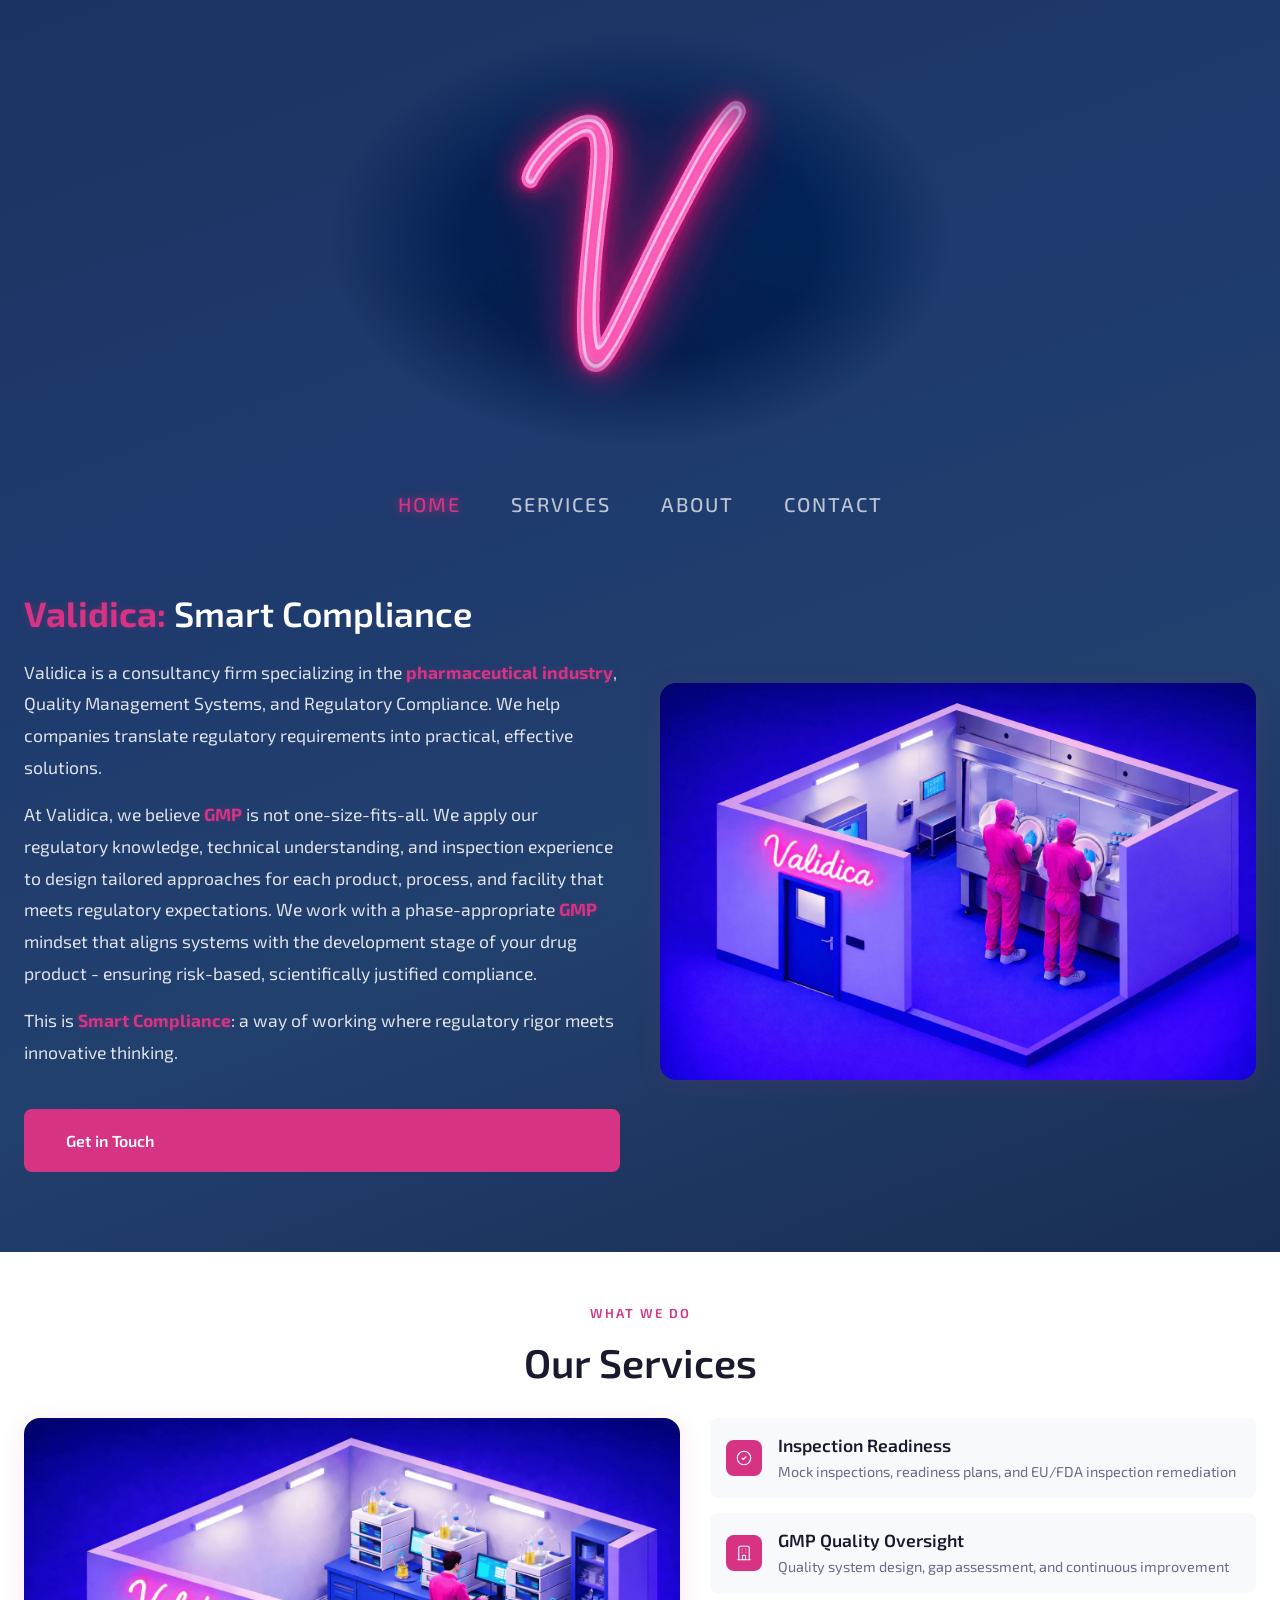
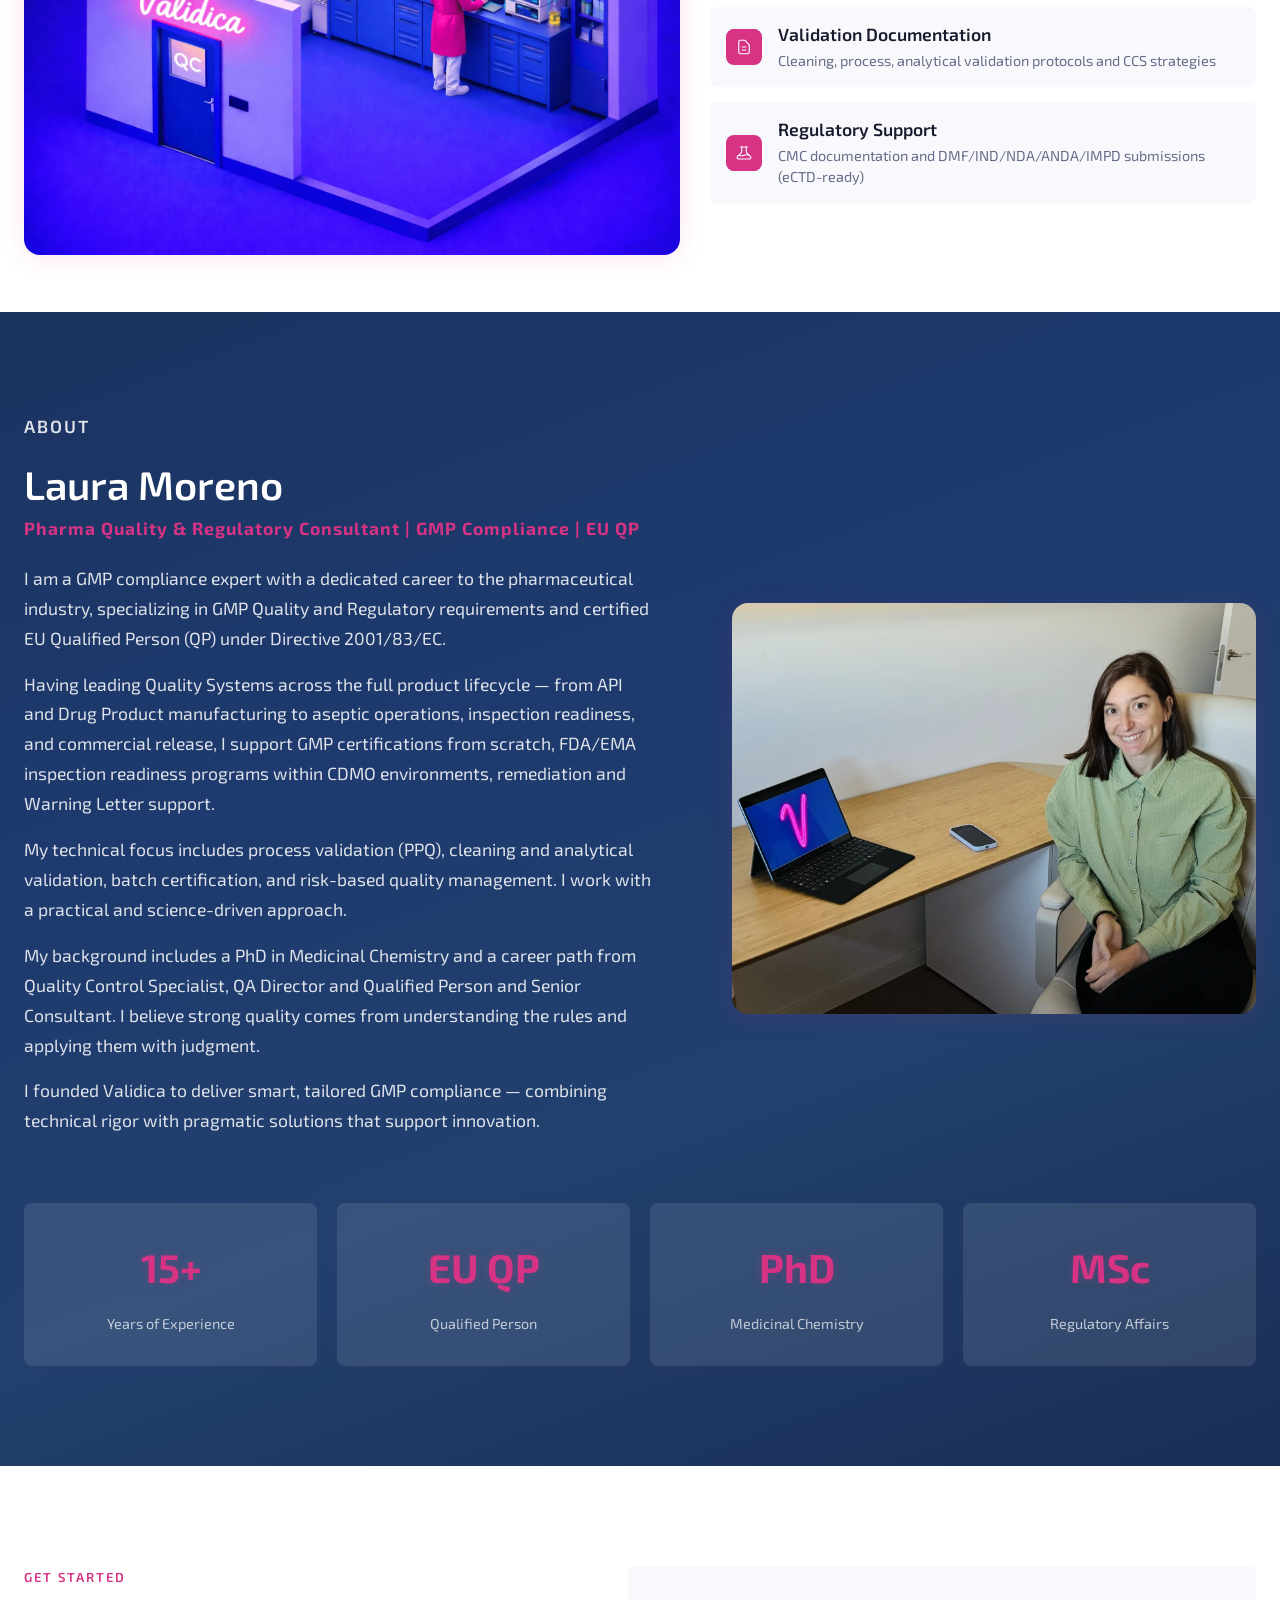
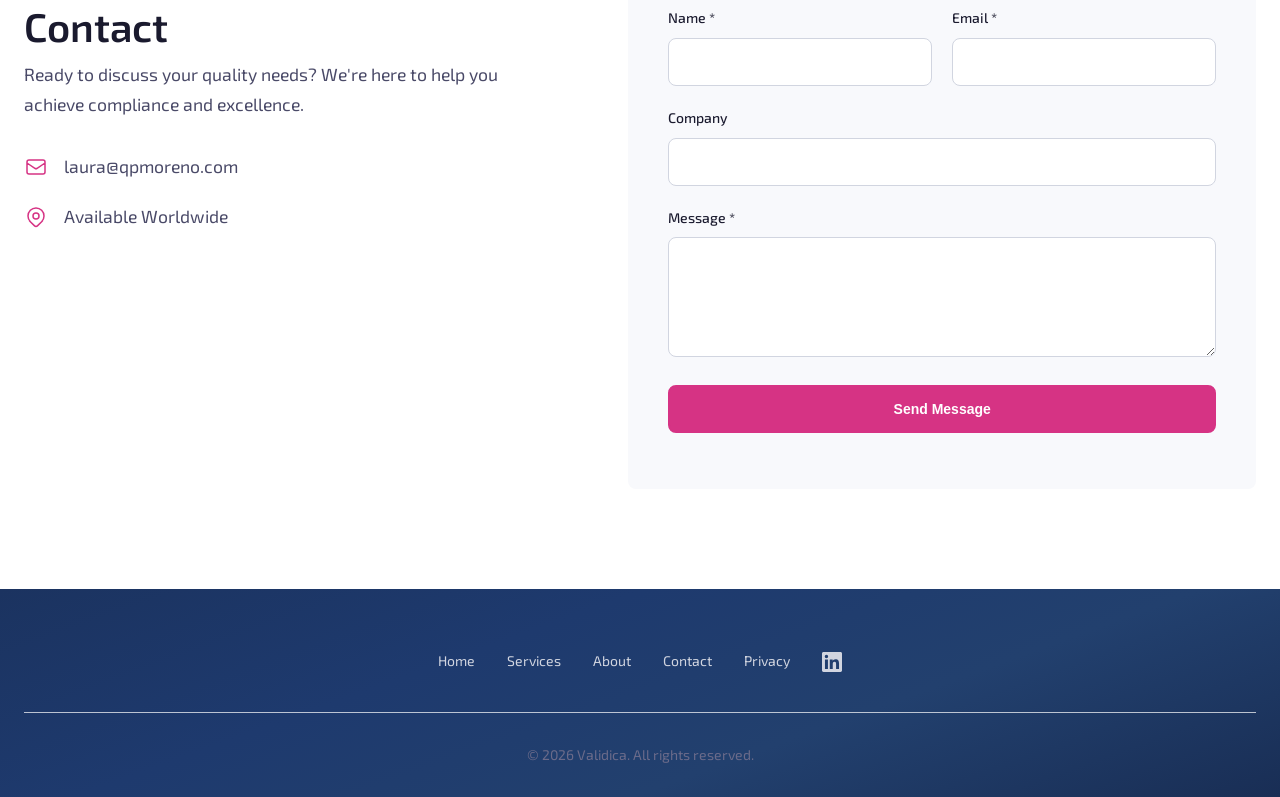
<file: index.html>
<!DOCTYPE html>
<html lang="en">
<head>
    <meta charset="UTF-8">
    <meta name="viewport" content="width=device-width, initial-scale=1.0">
    <title>Validica | Smart Compliance</title>
    <meta name="description" content="Validica is a consultancy firm specializing in pharmaceutical GMP compliance, Quality Management Systems, and Regulatory support. Smart Compliance solutions tailored to your needs.">
    <meta property="og:title" content="Validica | Smart Compliance">
    <meta property="og:description" content="Consultancy firm specializing in pharmaceutical GMP compliance, Quality Management Systems, and Regulatory support.">
    <meta property="og:image" content="validica-logo.png">
    <meta property="og:type" content="website">
    <meta name="twitter:card" content="summary_large_image">
    <meta name="twitter:title" content="Validica | Smart Compliance">
    <meta name="twitter:description" content="Consultancy firm specializing in pharmaceutical GMP compliance, Quality Management Systems, and Regulatory support.">
    <meta name="twitter:image" content="validica-logo.webp">
    <link rel="icon" href="validica-logo.webp" type="image/webp">
    <link rel="stylesheet" href="styles.css">
    <link rel="preconnect" href="https://fonts.googleapis.com">
    <link rel="preconnect" href="https://fonts.gstatic.com" crossorigin>
    <link href="https://fonts.googleapis.com/css2?family=Exo+2:wght@400;500;600;700&display=swap" rel="stylesheet">
</head>
<body>
    <script type="application/ld+json">
    {
        "@context": "https://schema.org",
        "@type": "ProfessionalService",
        "name": "Validica",
        "description": "Pharmaceutical GMP compliance consultancy specializing in Quality Management Systems and Regulatory Support.",
        "url": "https://validica.com",
        "logo": "https://validica.com/validica-logo.webp",
        "image": "https://validica.com/validica-aseptic-area.webp",
        "contactPoint": {
            "@type": "ContactPoint",
            "email": "laura@qpmoreno.com",
            "contactType": "consultant"
        },
        "founder": {
            "@type": "Person",
            "name": "Laura Moreno",
            "jobTitle": "EU Qualified Person (QP), Pharma Quality & Regulatory Consultant"
        },
        "areaServed": "Worldwide",
        "serviceType": ["GMP Compliance", "Quality Management Systems", "Regulatory Affairs", "Inspection Readiness"]
    }
    </script>
    <!-- Neon scroll progress -->
    <div class="neon-progress"></div>

    <!-- Home Section -->
    <section id="home" class="hero" role="region" aria-label="Home">
        <div class="container">
            <div class="hero-content">
                <picture>
                    <source srcset="validica-logo.webp" type="image/webp">
                    <img src="validica-logo.png" alt="Validica" class="hero-logo" width="1536" height="1024">
                </picture>
                <nav class="hero-nav reveal reveal--down" aria-label="Main navigation">
                    <a href="#home" class="nav-link active">HOME</a>
                    <a href="#services" class="nav-link">SERVICES</a>
                    <a href="#about" class="nav-link">ABOUT</a>
                    <a href="#contact" class="nav-link">CONTACT</a>
                </nav>
            </div>
            <div class="hero-banner-body">
                <div class="hero-banner-text reveal reveal--right">
                    <h1><span class="highlight">Validica:</span> Smart Compliance</h1>
                    <p>Validica is a consultancy firm specializing in the <span class="highlight">pharmaceutical industry</span>, Quality Management Systems, and Regulatory Compliance. We help companies translate regulatory requirements into practical, effective solutions.</p>
                    <p>At Validica, we believe <span class="highlight">GMP</span> is not one-size-fits-all. We apply our regulatory knowledge, technical understanding, and inspection experience to design tailored approaches for each product, process, and facility that meets regulatory expectations. We work with a phase-appropriate <span class="highlight">GMP</span> mindset that aligns systems with the development stage of your drug product - ensuring risk-based, scientifically justified compliance.</p>
                    <p>This is <span class="highlight">Smart Compliance</span>: a way of working where regulatory rigor meets innovative thinking. </p>
                    <a href="#contact" class="btn btn-primary btn-cta">Get in Touch</a>
                </div>
                <div class="hero-banner-image reveal reveal--left">
                    <picture>
                        <source srcset="validica-aseptic-area.webp" type="image/webp">
                        <img src="validica-aseptic-area.png" alt="Aseptic Area Validation" width="1536" height="1024" loading="lazy">
                    </picture>
                </div>
            </div>
        </div>
    </section>

    <!-- Services Section -->
    <section id="services" class="services" role="region" aria-label="Services">
        <div class="container">
            <div class="section-header reveal reveal--up">
                <p class="section-tag">What We Do</p>
                <h2>Our Services</h2>
            </div>
            <div class="services-content">
                <div class="services-image reveal reveal--right">
                    <picture>
                        <source srcset="validica-qc-lab.webp" type="image/webp">
                        <img src="validica-qc-lab.png" alt="Quality Control Laboratory" width="1536" height="1024" loading="lazy">
                    </picture>
                </div>
                <div class="services-grid">
                    <div class="service-card reveal reveal--up reveal--delay-1">
                        <div class="service-icon">
                            <svg viewBox="0 0 24 24" fill="none" stroke="currentColor" stroke-width="1.5">
                                <path d="M9 12l2 2 4-4m6 2a9 9 0 11-18 0 9 9 0 0118 0z"/>
                            </svg>
                        </div>
                        <div class="service-text">
                            <h3>Inspection Readiness</h3>
                            <p>Mock inspections, readiness plans, and EU/FDA inspection remediation</p>
                        </div>
                    </div>
                    <div class="service-card reveal reveal--up reveal--delay-2">
                        <div class="service-icon">
                            <svg viewBox="0 0 24 24" fill="none" stroke="currentColor" stroke-width="1.5">
                                <path d="M19 21V5a2 2 0 00-2-2H7a2 2 0 00-2 2v16m14 0h2m-2 0h-5m-9 0H3m2 0h5M9 7h1m-1 4h1m4-4h1m-1 4h1m-5 10v-5a1 1 0 011-1h2a1 1 0 011 1v5m-4 0h4"/>
                            </svg>
                        </div>
                        <div class="service-text">
                            <h3>GMP Quality Oversight</h3>
                            <p>Quality system design, gap assessment, and continuous improvement</p>
                        </div>
                    </div>
                    <div class="service-card reveal reveal--up reveal--delay-3">
                        <div class="service-icon">
                            <svg viewBox="0 0 24 24" fill="none" stroke="currentColor" stroke-width="1.5">
                                <path d="M9 12h6m-6 4h6m2 5H7a2 2 0 01-2-2V5a2 2 0 012-2h5.586a1 1 0 01.707.293l5.414 5.414a1 1 0 01.293.707V19a2 2 0 01-2 2z"/>
                            </svg>
                        </div>
                        <div class="service-text">
                            <h3>Validation Documentation</h3>
                            <p>Cleaning, process, analytical validation protocols and CCS strategies</p>
                        </div>
                    </div>
                    <div class="service-card reveal reveal--up reveal--delay-4">
                        <div class="service-icon">
                            <svg viewBox="0 0 24 24" fill="none" stroke="currentColor" stroke-width="1.5">
                                <path d="M19.428 15.428a2 2 0 00-1.022-.547l-2.387-.477a6 6 0 00-3.86.517l-.318.158a6 6 0 01-3.86.517L6.05 15.21a2 2 0 00-1.806.547M8 4h8l-1 1v5.172a2 2 0 00.586 1.414l5 5c1.26 1.26.367 3.414-1.415 3.414H4.828c-1.782 0-2.674-2.154-1.414-3.414l5-5A2 2 0 009 10.172V5L8 4z"/>
                            </svg>
                        </div>
                        <div class="service-text">
                            <h3>Regulatory Support</h3>
                            <p>CMC documentation and DMF/IND/NDA/ANDA/IMPD submissions (eCTD-ready)</p>
                        </div>
                    </div>
                </div>
            </div>
        </div>
    </section>

    <!-- About Section -->
    <section id="about" class="about" role="region" aria-label="About">
        <div class="container">
            <div class="about-grid">
                <div class="about-content reveal reveal--right">
                    <p class="section-tag">About</p>
                    <h2>Laura Moreno</h2>
                    <p class="about-subtitle">Pharma Quality & Regulatory Consultant | GMP Compliance | EU QP</p>
                    <p class="about-lead">I am a GMP compliance expert with a dedicated career to the pharmaceutical industry, specializing in GMP Quality and Regulatory requirements and certified EU Qualified Person (QP) under Directive 2001/83/EC.</p>
                    <p>Having leading Quality Systems across the full product lifecycle — from API and Drug Product manufacturing to aseptic operations, inspection readiness, and commercial release, I support GMP certifications from scratch, FDA/EMA inspection readiness programs within CDMO environments, remediation and Warning Letter support.</p>
                    <p>My technical focus includes process validation (PPQ), cleaning and analytical validation, batch certification, and risk-based quality management. I work with a practical and science-driven approach.</p>
                    <p>My background includes a PhD in Medicinal Chemistry and a career path from Quality Control Specialist, QA Director and Qualified Person and Senior Consultant. I believe strong quality comes from understanding the rules and applying them with judgment.</p>
                    <p>I founded Validica to deliver smart, tailored GMP compliance — combining technical rigor with pragmatic solutions that support innovation.</p>
                </div>
                <div class="about-image reveal reveal--left">
                    <picture>
                        <source srcset="laura_2.webp" type="image/webp">
                        <img src="laura_2.png" alt="Laura Moreno" width="800" height="628" loading="lazy">
                    </picture>
                </div>
            </div>
            <div class="about-stats">
                <div class="stat-card reveal reveal--scale reveal--delay-1">
                    <span class="stat-number">15+</span>
                    <span class="stat-label">Years of Experience</span>
                </div>
                <div class="stat-card reveal reveal--scale reveal--delay-2">
                    <span class="stat-number">EU QP</span>
                    <span class="stat-label">Qualified Person</span>
                </div>
                <div class="stat-card reveal reveal--scale reveal--delay-3">
                    <span class="stat-number">PhD</span>
                    <span class="stat-label">Medicinal Chemistry</span>
                </div>
                <div class="stat-card reveal reveal--scale reveal--delay-4">
                    <span class="stat-number">MSc</span>
                    <span class="stat-label">Regulatory Affairs</span>
                </div>
            </div>
        </div>
    </section>

    <!-- Contact Section -->
    <section id="contact" class="contact" role="region" aria-label="Contact">
        <div class="container">
            <div class="contact-grid">
                <div class="contact-info reveal reveal--right">
                    <p class="section-tag">Get Started</p>
                    <h2>Contact</h2>
                    <p>Ready to discuss your quality needs? We're here to help you achieve compliance and excellence.</p>
                    <div class="info-items">
                        <div class="info-item">
                            <svg viewBox="0 0 24 24" fill="none" stroke="currentColor" stroke-width="1.5">
                                <path d="M3 8l7.89 5.26a2 2 0 002.22 0L21 8M5 19h14a2 2 0 002-2V7a2 2 0 00-2-2H5a2 2 0 00-2 2v10a2 2 0 002 2z"/>
                            </svg>
                            <a href="mailto:laura@qpmoreno.com">laura@qpmoreno.com</a>
                        </div>
                        <div class="info-item">
                            <svg viewBox="0 0 24 24" fill="none" stroke="currentColor" stroke-width="1.5">
                                <path d="M17.657 16.657L13.414 20.9a1.998 1.998 0 01-2.827 0l-4.244-4.243a8 8 0 1111.314 0z"/>
                                <path d="M15 11a3 3 0 11-6 0 3 3 0 016 0z"/>
                            </svg>
                            <span>Available Worldwide</span>
                        </div>
                    </div>
                </div>
                <form class="contact-form reveal reveal--left" action="https://formspree.io/f/mvzbaazp" method="POST" aria-label="Contact form">
                    <div class="form-row">
                        <div class="form-group">
                            <label for="name">Name *</label>
                            <input type="text" id="name" name="name" required aria-required="true">
                        </div>
                        <div class="form-group">
                            <label for="email">Email *</label>
                            <input type="email" id="email" name="email" required aria-required="true">
                        </div>
                    </div>
                    <div class="form-group">
                        <label for="company">Company</label>
                        <input type="text" id="company" name="company">
                    </div>
                    <div class="form-group">
                        <label for="message">Message *</label>
                        <textarea id="message" name="message" rows="4" required aria-required="true"></textarea>
                    </div>
                    <button type="submit" class="btn btn-primary btn-full">Send Message</button>
                    <div id="form-message" aria-live="polite" class="form-message"></div>
                </form>
            </div>
        </div>
    </section>

    <!-- Footer -->
    <footer class="footer" role="contentinfo">
        <div class="container">
            <div class="footer-content">
                <div class="footer-links">
                    <a href="#home">Home</a>
                    <a href="#services">Services</a>
                    <a href="#about">About</a>
                    <a href="#contact">Contact</a>
                    <a href="privacy.html">Privacy</a>
                    <a href="https://www.linkedin.com/company/validica" target="_blank" rel="noopener noreferrer" class="footer-linkedin" aria-label="Validica on LinkedIn (opens in new tab)"><svg viewBox="0 0 24 24" fill="currentColor" width="20" height="20" aria-hidden="true"><path d="M20.447 20.452h-3.554v-5.569c0-1.328-.027-3.037-1.852-3.037-1.853 0-2.136 1.445-2.136 2.939v5.667H9.351V9h3.414v1.561h.046c.477-.9 1.637-1.85 3.37-1.85 3.601 0 4.267 2.37 4.267 5.455v6.286zM5.337 7.433a2.062 2.062 0 01-2.063-2.065 2.064 2.064 0 112.063 2.065zm1.782 13.019H3.555V9h3.564v11.452zM22.225 0H1.771C.792 0 0 .774 0 1.729v20.542C0 23.227.792 24 1.771 24h20.451C23.2 24 24 23.227 24 22.271V1.729C24 .774 23.2 0 22.222 0h.003z"/></svg></a>
                </div>
            </div>
            <div class="footer-bottom">
                <p>&copy; <span id="year"></span> Validica. All rights reserved.</p>
            </div>
        </div>
    </footer>

    <script src="main.js" defer></script>
</body>
</html>
</file>
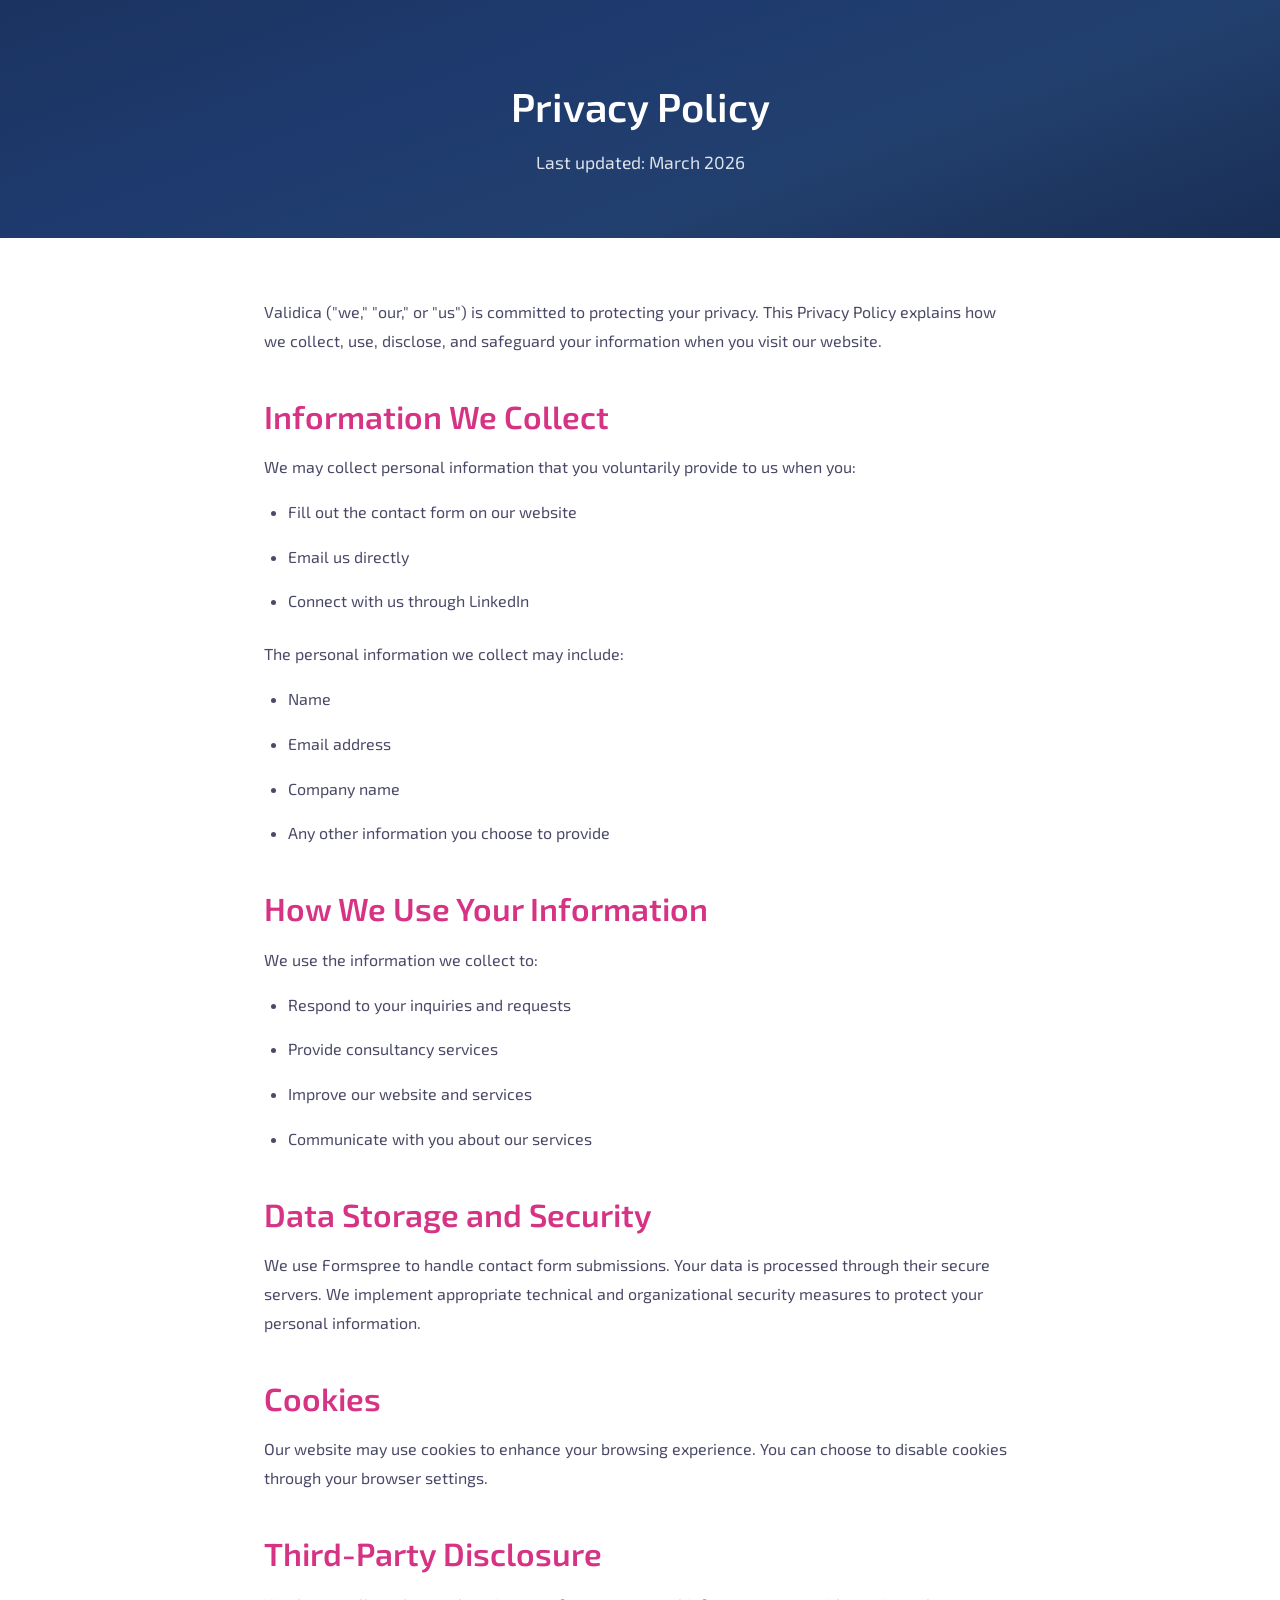
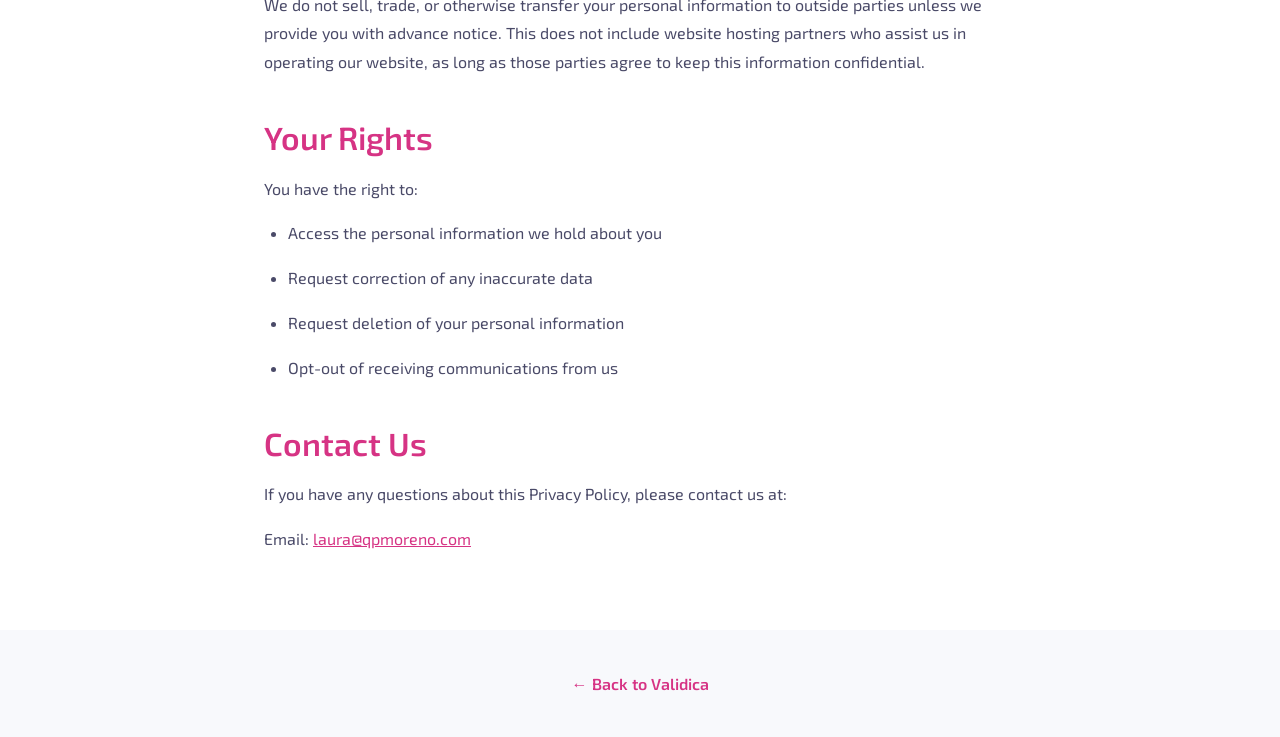
<file: privacy.html>
<!DOCTYPE html>
<html lang="en">
<head>
    <meta charset="UTF-8">
    <meta name="viewport" content="width=device-width, initial-scale=1.0">
    <title>Privacy Policy | Validica</title>
    <meta name="description" content="Privacy Policy - Validica Smart Compliance Consultancy">
    <link rel="icon" href="validica-logo.webp" type="image/webp">
    <link rel="stylesheet" href="styles.css">
    <link rel="preconnect" href="https://fonts.googleapis.com">
    <link rel="preconnect" href="https://fonts.gstatic.com" crossorigin>
    <link href="https://fonts.googleapis.com/css2?family=Exo+2:wght@400;500;600;700&display=swap" rel="stylesheet">
    <style>
        .privacy-hero {
            background: var(--gradient-dark);
            padding: 80px 0 60px;
            text-align: center;
        }
        .privacy-hero h1 {
            color: var(--white);
            font-size: var(--text-3xl);
            margin-bottom: 16px;
        }
        .privacy-hero p {
            color: var(--text-on-dark);
            font-size: var(--text-md);
        }
        .privacy-content {
            max-width: 800px;
            margin: 0 auto;
            padding: 60px 24px;
        }
        .privacy-content h2 {
            font-size: var(--text-xl);
            margin: 40px 0 16px;
            color: var(--primary);
        }
        .privacy-content p, .privacy-content li {
            color: var(--text-body);
            line-height: 1.8;
            margin-bottom: 16px;
        }
        .privacy-content ul {
            padding-left: 24px;
            margin-bottom: 24px;
        }
        .privacy-content a {
            color: var(--primary);
        }
        .privacy-footer {
            text-align: center;
            padding: 40px 24px;
            background: var(--gray-100);
        }
        .privacy-footer a {
            color: var(--primary);
            text-decoration: none;
            font-weight: 600;
        }
        .privacy-footer a:hover {
            text-decoration: underline;
        }
    </style>
</head>
<body>
    <div class="privacy-hero">
        <div class="container">
            <h1>Privacy Policy</h1>
            <p>Last updated: March 2026</p>
        </div>
    </div>

    <main class="privacy-content">
        <p>Validica ("we," "our," or "us") is committed to protecting your privacy. This Privacy Policy explains how we collect, use, disclose, and safeguard your information when you visit our website.</p>

        <h2>Information We Collect</h2>
        <p>We may collect personal information that you voluntarily provide to us when you:</p>
        <ul>
            <li>Fill out the contact form on our website</li>
            <li>Email us directly</li>
            <li>Connect with us through LinkedIn</li>
        </ul>
        <p>The personal information we collect may include:</p>
        <ul>
            <li>Name</li>
            <li>Email address</li>
            <li>Company name</li>
            <li>Any other information you choose to provide</li>
        </ul>

        <h2>How We Use Your Information</h2>
        <p>We use the information we collect to:</p>
        <ul>
            <li>Respond to your inquiries and requests</li>
            <li>Provide consultancy services</li>
            <li>Improve our website and services</li>
            <li>Communicate with you about our services</li>
        </ul>

        <h2>Data Storage and Security</h2>
        <p>We use Formspree to handle contact form submissions. Your data is processed through their secure servers. We implement appropriate technical and organizational security measures to protect your personal information.</p>

        <h2>Cookies</h2>
        <p>Our website may use cookies to enhance your browsing experience. You can choose to disable cookies through your browser settings.</p>

        <h2>Third-Party Disclosure</h2>
        <p>We do not sell, trade, or otherwise transfer your personal information to outside parties unless we provide you with advance notice. This does not include website hosting partners who assist us in operating our website, as long as those parties agree to keep this information confidential.</p>

        <h2>Your Rights</h2>
        <p>You have the right to:</p>
        <ul>
            <li>Access the personal information we hold about you</li>
            <li>Request correction of any inaccurate data</li>
            <li>Request deletion of your personal information</li>
            <li>Opt-out of receiving communications from us</li>
        </ul>

        <h2>Contact Us</h2>
        <p>If you have any questions about this Privacy Policy, please contact us at:</p>
        <p>Email: <a href="mailto:laura@qpmoreno.com">laura@qpmoreno.com</a></p>
    </main>

    <div class="privacy-footer">
        <p><a href="index.html">&larr; Back to Validica</a></p>
    </div>

    <script>
        document.getElementById('year').textContent = new Date().getFullYear();
    </script>
</body>
</html>
</file>
<file: styles.css>
/* ============================================
   VALIDICA - Professional Pharmaceutical Style
   ============================================ */

:root {
    /* Colors - Primary */
    --primary: #d63384;
    --primary-light: #e25da1;

    /* Colors - Neutrals */
    --white: #ffffff;
    --gray-100: #f8f9fc;
    --gray-300: #d1d5e0;

    /* Colors - Dark palette (hero, about, footer) */
    --dark-bg-1: #1b3360;
    --dark-bg-2: #1e3a6e;
    --dark-bg-3: #22406e;
    --dark-bg-4: #192e55;
    --gradient-dark: linear-gradient(160deg, var(--dark-bg-1) 0%, var(--dark-bg-2) 35%, var(--dark-bg-3) 65%, var(--dark-bg-4) 100%);

    /* Colors - Text */
    --text-dark: #1a1a2e;
    --text-body: #4a4a68;
    --text-light: #6b6b8a;
    --text-on-dark: rgba(255, 255, 255, 0.85);
    --text-on-dark-muted: rgba(255, 255, 255, 0.7);

    /* Colors - Primary alpha variants */
    --primary-glow-strong: rgba(214, 51, 132, 0.8);
    --primary-glow-medium: rgba(214, 51, 132, 0.6);
    --primary-glow-soft: rgba(214, 51, 132, 0.4);
    --primary-glow-subtle: rgba(214, 51, 132, 0.25);
    --primary-glow-faint: rgba(214, 51, 132, 0.1);

    /* Shadows */
    --shadow-sm: 0 2px 8px rgba(214, 51, 132, 0.08);
    --shadow-md: 0 4px 24px rgba(214, 51, 132, 0.12);

    /* Typography scale */
    --text-sm: 0.9rem;
    --text-md: 1.1rem;
    --text-xl: 2rem;
    --text-2xl: 2.2rem;
    --text-3xl: 2.5rem;

    /* Spacing scale */
    --space-xs: 8px;
    --space-sm: 16px;
    --space-md: 30px;
    --space-lg: 50px;
    --space-xl: 80px;
    --space-2xl: 100px;

    /* Misc */
    --radius: 8px;
    --radius-lg: 16px;
    --transition: 0.3s ease;
}

* {
    margin: 0;
    padding: 0;
    box-sizing: border-box;
}

/* ============================================
   NEON SCROLL EFFECTS
   ============================================ */

.neon-progress {
    position: fixed;
    top: 0;
    left: 0;
    height: 3px;
    width: 0%;
    z-index: 9999;
    background: var(--primary);
    box-shadow: 0 0 8px var(--primary-glow-strong), 0 0 20px var(--primary-glow-soft);
    transition: width 0.05s linear;
}


body {
    font-family: 'Exo 2', -apple-system, BlinkMacSystemFont, sans-serif;
    font-size: 16px;
    line-height: 1.7;
    color: var(--text-body);
    background: var(--white);
}

h1, h2, h3, h4, h5, h6 {
    font-weight: 600;
    color: var(--text-dark);
    line-height: 1.3;
}

.container {
    max-width: 1400px;
    margin: 0 auto;
    padding: 0 24px;
}

/* ============================================
   NAVIGATION
   ============================================ */

.hero-nav {
    display: flex;
    justify-content: center;
    gap: 50px;
    flex-wrap: wrap;
}

.nav-link {
    font-size: 20px;
    font-weight: 500;
    color: var(--text-on-dark-muted);
    text-decoration: none;
    padding: 10px 0;
    position: relative;
    transition: var(--transition);
    letter-spacing: 2px;
}

.nav-link:hover,
.nav-link.active {
    color: var(--primary);
    text-shadow: 0 0 8px var(--primary-glow-medium), 0 0 20px var(--primary-glow-soft);
}

/* ============================================
   BUTTONS
   ============================================ */

.btn {
    display: inline-block;
    font-size: 14px;
    font-weight: 600;
    text-decoration: none;
    padding: 14px 32px;
    border-radius: var(--radius);
    border: 2px solid transparent;
    cursor: pointer;
    transition: var(--transition);
}

.btn-primary {
    background: var(--primary);
    color: var(--white);
    border-color: var(--primary);
}

.btn-primary:hover {
    background: var(--primary-light);
    border-color: var(--primary-light);
}

.btn-full {
    width: 100%;
}

/* ============================================
   SECTION COMMON
   ============================================ */

.section-tag {
    font-size: 13px;
    font-weight: 600;
    text-transform: uppercase;
    letter-spacing: 2px;
    color: var(--primary);
    margin-bottom: 12px;
}

.section-header {
    text-align: center;
    margin-bottom: var(--space-md);
}

.section-header h2 {
    font-size: var(--text-3xl);
    margin-bottom: var(--space-sm);
}

/* ============================================
   HERO SECTION
   ============================================ */

.hero {
    display: flex;
    align-items: flex-start;
    padding: 10px 0 40px;
    background: var(--gradient-dark);
}

.hero-content {
    text-align: center;
    margin-bottom: 60px;
}

.hero-logo {
    height: 420px;
    width: auto;
    margin: 20px 0 20px;
    -webkit-mask-image: radial-gradient(ellipse 70% 70% at center, black 40%, transparent 70%);
    mask-image: radial-gradient(ellipse 70% 70% at center, black 40%, transparent 70%);
    transition: transform 0.4s ease, filter 0.4s ease;
}

.hero-logo:hover {
    transform: scale(1.05);
    filter: brightness(1.2) drop-shadow(0 0 30px var(--primary-glow-medium));
}

.hero-banner-body {
    display: flex;
    gap: 40px;
    align-items: stretch;
    margin: 40px 0;
}

.hero-banner-text {
    flex: 1;
    display: flex;
    flex-direction: column;
    justify-content: center;
}

.hero-banner-text .highlight {
    color: var(--primary);
    font-weight: 700;
    text-shadow: 0 0 6px var(--primary-glow-subtle), 0 0 14px var(--primary-glow-faint);
}

.hero-banner-text h1 {
    font-size: var(--text-2xl);
    color: var(--white);
    margin-bottom: 20px;
}

.hero-banner-text p {
    font-size: var(--text-md);
    color: var(--text-on-dark);
    line-height: 1.8;
    margin-bottom: var(--space-sm);
}

.btn-cta {
    margin-top: 24px;
    font-size: 16px;
    padding: 16px 40px;
}

.hero-banner-image {
    flex: 1;
    display: flex;
    align-items: center;
}

.hero-banner-image img {
    width: 100%;
    height: auto;
    display: block;
    border-radius: var(--radius-lg);
    box-shadow: var(--shadow-md);
    transition: transform 0.4s ease, filter 0.4s ease;
}

.hero-banner-image img:hover {
    transform: scale(1.03);
    filter: brightness(1.1);
}

/* ============================================
   SERVICES SECTION
   ============================================ */

.services {
    padding: var(--space-lg) 0;
    background: var(--white);
}

.services-content {
    display: grid;
    grid-template-columns: 1.2fr 1fr;
    gap: var(--space-md);
    align-items: start;
}

.services-image img {
    width: 100%;
    height: auto;
    border-radius: var(--radius-lg);
    box-shadow: var(--shadow-md);
    position: sticky;
    top: 120px;
    transition: transform 0.4s ease, filter 0.4s ease;
}

.services-image img:hover {
    transform: scale(1.03);
    filter: brightness(1.1);
}

.services-grid {
    display: grid;
    gap: 14px;
}

.service-card {
    display: flex;
    align-items: center;
    gap: var(--space-sm);
    padding: var(--space-sm);
    background: var(--gray-100);
    border-radius: var(--radius);
    transition: var(--transition);
}

.service-card:hover {
    background: var(--white);
    box-shadow: var(--shadow-md);
    transform: translateY(-2px);
}

.service-icon {
    flex-shrink: 0;
    width: 36px;
    height: 36px;
    background: var(--primary);
    border-radius: var(--radius);
    display: flex;
    align-items: center;
    justify-content: center;
}

.service-icon svg {
    width: 18px;
    height: 18px;
    stroke: var(--white);
}

.service-text h3 {
    font-size: var(--text-md);
    margin-bottom: 4px;
}

.service-text p {
    font-size: var(--text-sm);
    color: var(--text-light);
    margin: 0;
    line-height: 1.5;
}

/* ============================================
   ABOUT SECTION
   ============================================ */

.about {
    padding: var(--space-2xl) 0;
    background: var(--gradient-dark);
    color: var(--text-on-dark);
}

.about-grid {
    display: grid;
    grid-template-columns: 1.2fr 1fr;
    gap: var(--space-xl);
    align-items: center;
}

.about-content h2 {
    font-size: var(--text-3xl);
    margin-bottom: var(--space-xs);
    color: var(--white);
}

.about-content .about-subtitle {
    font-size: var(--text-md);
    color: var(--primary);
    font-weight: 700;
    margin-top: -4px;
    margin-bottom: 20px;
    letter-spacing: 1px;
}

.about-content p {
    font-size: var(--text-md);
    margin-bottom: var(--space-sm);
    color: var(--text-on-dark);
    line-height: 1.7;
}

.about-image {
    margin-top: 60px;
}

.about-image img {
    width: 100%;
    height: auto;
    border-radius: var(--radius-lg);
    box-shadow: var(--shadow-md);
}

.about-stats {
    display: grid;
    grid-template-columns: repeat(4, 1fr);
    gap: 20px;
    margin-top: var(--space-lg);
}

.stat-card {
    background: rgba(255, 255, 255, 0.1); /* deliberate: transparency on gradient */
    padding: var(--space-md);
    border-radius: var(--radius);
    text-align: center;
    box-shadow: var(--shadow-sm);
    transition: var(--transition);
}

.stat-card:hover {
    box-shadow: var(--shadow-md);
    transform: translateY(-4px);
}

.stat-number {
    display: block;
    font-size: var(--text-3xl);
    font-weight: 700;
    color: var(--primary);
    margin-bottom: var(--space-xs);
}

.stat-label {
    font-size: var(--text-sm);
    color: var(--text-on-dark-muted);
}

/* ============================================
   CONTACT SECTION
   ============================================ */

.contact {
    padding: var(--space-2xl) 0;
    background: var(--white);
}

.contact-grid {
    display: grid;
    grid-template-columns: 1fr 1.2fr;
    gap: var(--space-xl);
    align-items: start;
}

.contact-info h2 {
    font-size: var(--text-3xl);
    margin-bottom: var(--space-xs);
}

.contact-info > p:not(.section-tag) {
    font-size: var(--text-md);
    color: var(--text-body);
    margin-bottom: 32px;
    line-height: 1.7;
}

.info-items {
    display: flex;
    flex-direction: column;
    gap: 20px;
}

.info-item {
    display: flex;
    align-items: center;
    gap: 16px;
}

.info-item svg {
    width: 24px;
    height: 24px;
    stroke: var(--primary);
    flex-shrink: 0;
}

.info-item span,
.info-item a {
    font-size: var(--text-md);
    color: var(--text-body);
    text-decoration: none;
    transition: var(--transition);
}

.info-item a:hover {
    color: var(--primary);
}

.contact-image {
    margin: var(--space-md) 0;
}

.contact-image img {
    width: 100%;
    height: auto;
    border-radius: var(--radius-lg);
    box-shadow: var(--shadow-md);
}

.contact-form {
    background: var(--gray-100);
    padding: 40px;
    border-radius: var(--radius);
}

.form-row {
    display: grid;
    grid-template-columns: 1fr 1fr;
    gap: 20px;
}

.form-group {
    margin-bottom: 20px;
}

.form-group label {
    display: block;
    font-size: 14px;
    font-weight: 500;
    color: var(--text-dark);
    margin-bottom: 8px;
}

.form-group input,
.form-group select,
.form-group textarea {
    width: 100%;
    padding: 14px 16px;
    font-family: inherit;
    font-size: 15px;
    color: var(--text-dark);
    background: var(--white);
    border: 1px solid var(--gray-300);
    border-radius: var(--radius);
    outline: none;
    transition: var(--transition);
}

.form-group input:focus,
.form-group select:focus,
.form-group textarea:focus {
    border-color: var(--primary);
    box-shadow: 0 0 0 3px var(--primary-glow-faint);
}

.form-group select {
    cursor: pointer;
    appearance: none;
    background-image: url("data:image/svg+xml,%3Csvg xmlns='http://www.w3.org/2000/svg' width='24' height='24' viewBox='0 0 24 24' fill='none' stroke='%234a4a68' stroke-width='2'%3E%3Cpolyline points='6,9 12,15 18,9'%3E%3C/polyline%3E%3C/svg%3E");
    background-repeat: no-repeat;
    background-position: right 12px center;
    background-size: 16px;
}

.form-group textarea {
    resize: vertical;
    min-height: 120px;
}

.form-message {
    margin-top: 16px;
    text-align: center;
}

.form-message p {
    padding: 12px;
    border-radius: var(--radius);
    font-size: 14px;
    font-weight: 500;
}

.form-error {
    background: #fee2e2;
    color: #dc2626;
    border: 1px solid #fecaca;
}

.form-success {
    background: #dcfce7;
    color: #16a34a;
    border: 1px solid #bbf7d0;
}

/* ============================================
   FOOTER
   ============================================ */

.footer {
    padding: 60px 0 var(--space-md);
    background: var(--gradient-dark);
    color: var(--gray-300);
}

.footer-content {
    display: flex;
    justify-content: center;
    align-items: center;
    padding-bottom: 40px;
    border-bottom: 1px solid var(--text-on-dark-muted);
}

.footer-links {
    display: flex;
    gap: 32px;
}

.footer-links a {
    font-size: 14px;
    color: var(--gray-300);
    text-decoration: none;
    transition: var(--transition);
}

.footer-links a:hover {
    color: var(--white);
}

.footer-linkedin svg {
    width: 20px;
    height: 20px;
    vertical-align: middle;
}

.footer-bottom {
    padding-top: 30px;
    text-align: center;
}

.footer-bottom p {
    font-size: 14px;
    color: var(--text-light);
}

/* ============================================
   RESPONSIVE
   ============================================ */

@media (max-width: 992px) {
    .services-content,
    .about-grid,
    .contact-grid {
        grid-template-columns: 1fr;
    }

    .hero-banner-body {
        flex-direction: column;
    }

    .hero {
        min-height: auto;
        padding: 80px 0 60px;
    }

    .hero-logo {
        height: 500px;
    }

    .hero-nav {
        gap: 30px;
    }

    .hero-banner-text {
        text-align: center;
    }

    .services-image {
        position: static;
        max-width: 500px;
        margin: 0 auto 40px;
    }

    .about-grid {
        gap: 50px;
    }

    .about-content {
        text-align: center;
    }

    .contact-grid {
        gap: 50px;
    }

    .contact-info {
        text-align: center;
    }

    .info-items {
        align-items: center;
    }

    .footer-content {
        flex-direction: column;
        gap: 30px;
        text-align: center;
    }
}

@media (max-width: 768px) {
    .hero-nav {
        gap: 20px;
    }

    .nav-link {
        font-size: 13px;
    }

    .hero-logo {
        height: 350px;
    }

    .section-header h2,
    .about-content h2,
    .contact-info h2 {
        font-size: var(--text-xl);
    }

    .about-stats {
        grid-template-columns: 1fr 1fr;
    }

    .about-image img {
        margin: 0 auto;
        display: block;
    }

    .form-row {
        grid-template-columns: 1fr;
    }

    .contact-form {
        padding: 30px 24px;
    }

    .footer-links {
        flex-wrap: wrap;
        justify-content: center;
        gap: 20px;
    }
}

/* ============================================
   SCROLL REVEAL ANIMATIONS
   ============================================ */

.reveal {
    opacity: 0;
    transition: opacity 0.8s ease, transform 0.8s ease;
    will-change: opacity, transform;
}

.reveal--visible {
    opacity: 1;
    transform: translate(0, 0) scale(1) !important;
}

/* Fade Up */
.reveal--up {
    transform: translateY(60px);
}

/* Fade Down */
.reveal--down {
    transform: translateY(-60px);
}

/* Fade Left (comes from the right) */
.reveal--left {
    transform: translateX(80px);
}

/* Fade Right (comes from the left) */
.reveal--right {
    transform: translateX(-80px);
}

/* Scale Up */
.reveal--scale {
    transform: scale(0.85);
}

/* Stagger delays for children */
.reveal--delay-1 { transition-delay: 0.1s; }
.reveal--delay-2 { transition-delay: 0.2s; }
.reveal--delay-3 { transition-delay: 0.3s; }
.reveal--delay-4 { transition-delay: 0.4s; }

/* Stat number counter glow effect on reveal */
.stat-card.reveal--visible .stat-number {
    animation: statGlow 0.6s ease forwards;
    animation-delay: 0.3s;
}

@keyframes statGlow {
    0% { text-shadow: none; }
    50% { text-shadow: 0 0 20px var(--primary-glow-strong), 0 0 40px var(--primary-glow-soft); }
    100% { text-shadow: 0 0 10px var(--primary-glow-subtle); }
}

/* Nav bar slide down */
.hero-nav.reveal--down {
    transform: translateY(-30px);
}

/* Reduced motion preference */
@media (prefers-reduced-motion: reduce) {
    .reveal {
        opacity: 1;
        transform: none;
        transition: none;
    }
    .stat-card.reveal--visible .stat-number {
        animation: none;
    }
}

@media (max-width: 480px) {
    .container {
        padding: 0 16px;
    }

    .hero {
        padding: 60px 0 40px;
    }

    .hero-logo {
        height: 250px;
    }

    .hero-nav {
        gap: 15px;
    }

    .nav-link {
        font-size: 12px;
    }

    .btn {
        padding: 12px 24px;
        font-size: 13px;
    }

    .services,
    .about,
    .contact {
        padding: 70px 0;
    }

    .stat-number {
        font-size: var(--text-xl);
    }
}
</file>
